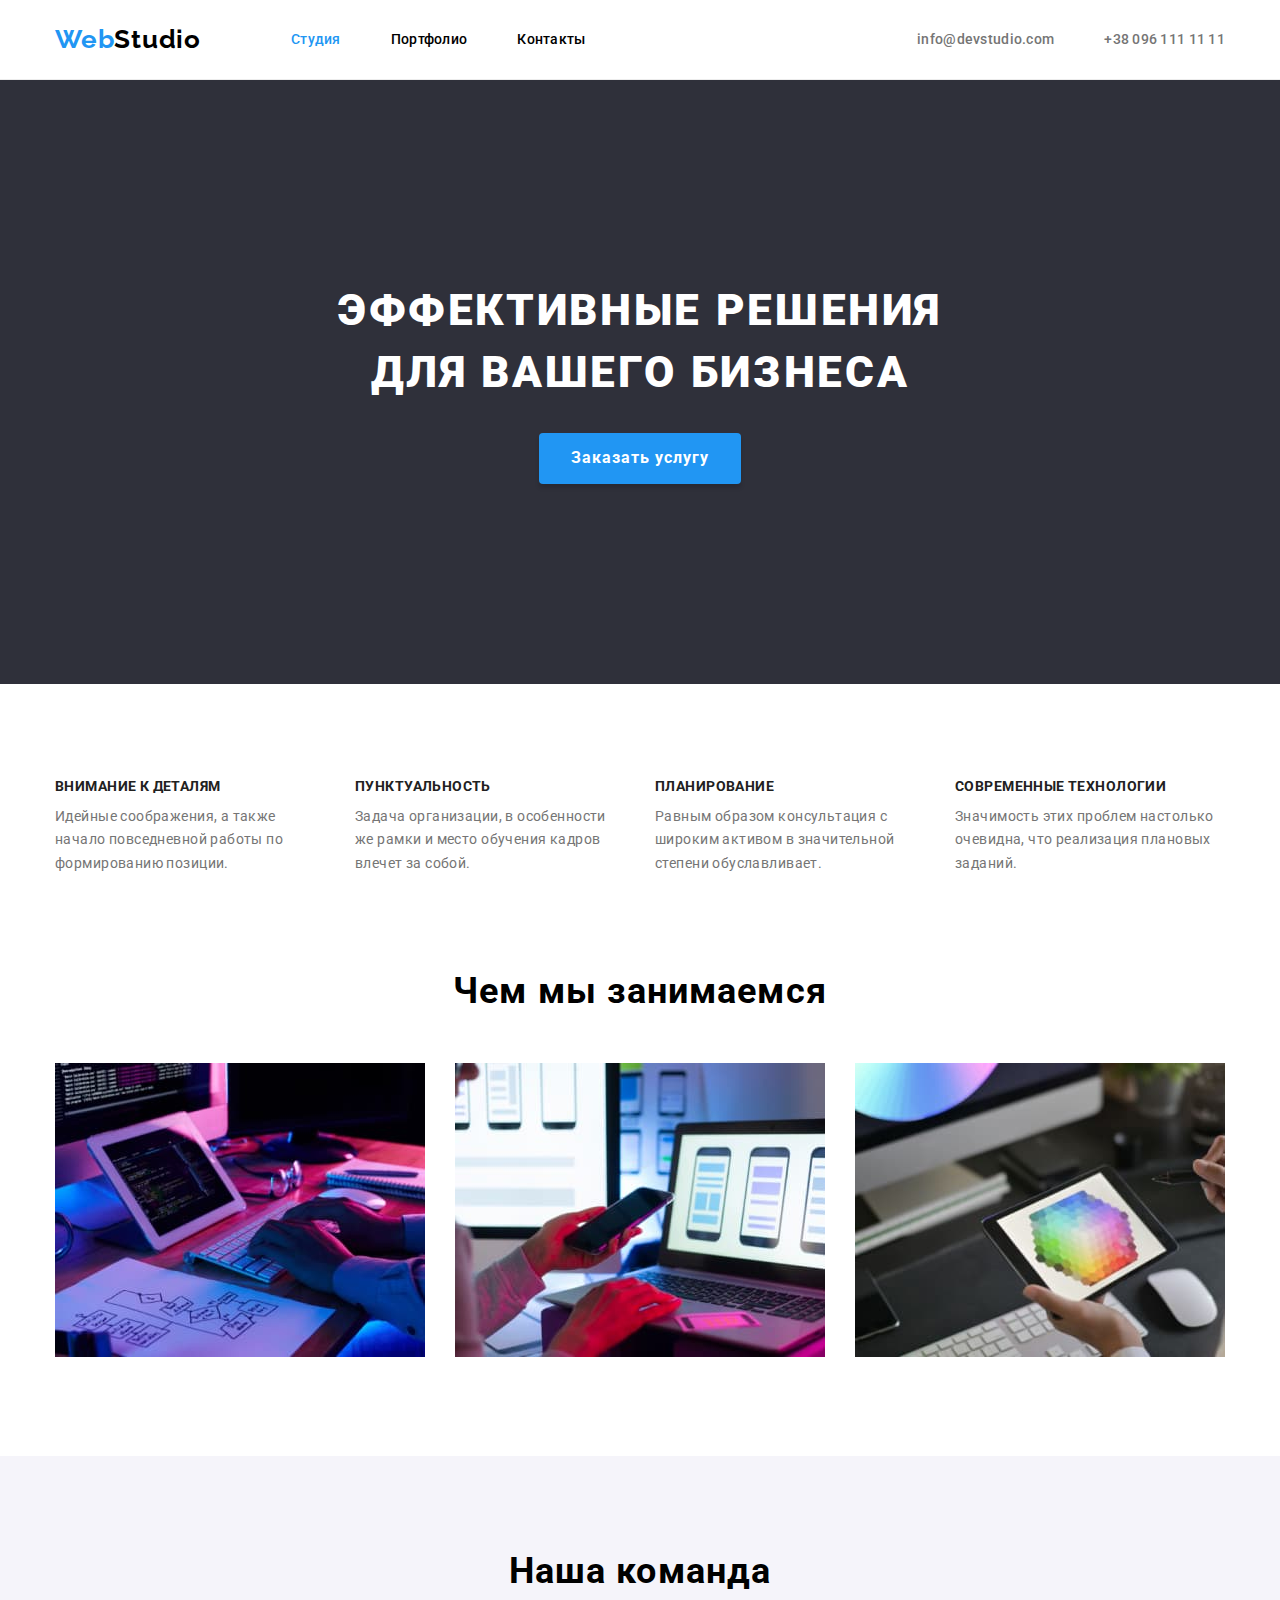
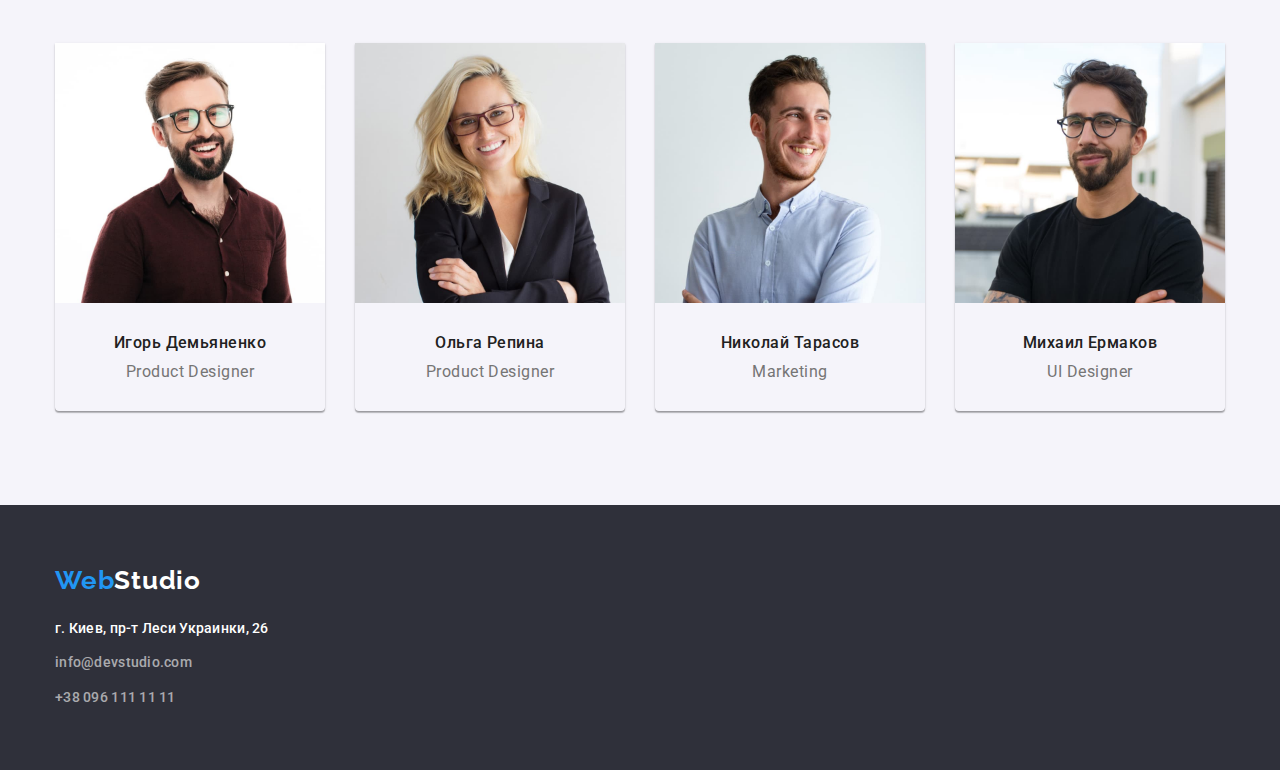
<file: index.html>
<!DOCTYPE html>
<html lang="en">
  <head>
    <meta charset="UTF-8" />
    <meta http-equiv="X-UA-Compatible" content="IE=edge" />
    <meta name="viewport" content="width=device-width, initial-scale=1.0" />
    <title>Work Denis Myrhoiazov</title>
    <link
      href="https://fonts.googleapis.com/css2?family=Raleway:wght@700&family=Roboto:wght@400;500;700;900&display=swap"
      rel="stylesheet"
    />
    <link rel="stylesheet" href="./css/normalize.css" />
    <link rel="stylesheet" href="./css/style.css" />
  </head>
  <body>
    <header class="header">
      <div class="container">
        <div class="nav-wrapper">
          <a class="logo nav-logo" href="index.html"><span>Web</span>Studio</a>
          <nav class="site-nav">
            <ul class="nav-list">
              <li class="item">
                <a class="nav-link studio-active" href="index.html">Студия</a>
              </li>
              <li class="item">
                <a class="nav-link" href="portfolio.html">Портфолио</a>
              </li>
              <li class="item"><a class="nav-link" href="#">Контакты</a></li>
            </ul>
          </nav>
          <div class="header-contact">
            <ul class="contact nav-contact">
              <li class="item">
                <a class="contact-link" href="mailto:info@devstudio.com"
                  >info@devstudio.com</a
                >
              </li>
              <li class="item">
                <a class="contact-link" href="tel:+80961111111"
                  >+38 096 111 11 11</a
                >
              </li>
            </ul>
          </div>
        </div>
      </div>
    </header>
    <main class="main">
      <!-- Hero Section -->
      <section class="main-header">
        <h1 class="main-hero-title">
          Эффективные решения <br />
          для вашего бизнеса
        </h1>
        <button class="main-btn" type="button">Заказать услугу</button>
      </section>
      <!-- Our Work -->
      <section class="our-work">
        <div class="container">
          <!-- Не видимый заголовок -->
          <h2 class="main-text visually-hidden">Примеры услуг работы</h2>
          <!-- Не видимый заголовок -->
          <ul class="our-work-list">
            <li class="our-work-link">
              <h3 class="our-work__title">Внимание к деталям</h3>
              <p class="our-work__subtitle">
                Идейные соображения, а также начало повседневной работы по
                формированию позиции.
              </p>
            </li>

            <li class="our-work-link">
              <h3 class="our-work__title">Пунктуальность</h3>
              <p class="our-work__subtitle">
                Задача организации, в особенности же рамки и место обучения
                кадров влечет за собой.
              </p>
            </li>

            <li class="our-work-link">
              <h3 class="our-work__title">Планирование</h3>
              <p class="our-work__subtitle">
                Равным образом консультация с широким активом в значительной
                степени обуславливает.
              </p>
            </li>

            <li class="our-work-link">
              <h3 class="our-work__title">Современные технологии</h3>
              <p class="our-work__subtitle">
                Значимость этих проблем настолько очевидна, что реализация
                плановых заданий.
              </p>
            </li>
          </ul>
        </div>
      </section>
      <!-- Our Progress -->
      <section class="our-progress">
        <div class="container">
          <h2 class="progress-title title">Чем мы занимаемся</h2>

          <ul class="progress-list">
            <li class="progress-link">
              <img
                src="./images/img1.jpg"
                alt="Картинка компьютера 1"
                width="370"
                height="294"
              />
            </li>
            <li class="progress-link">
              <img
                src="./images/img2.jpg"
                alt="Картинка компьютера 2"
                width="370"
                height="294"
              />
            </li>
            <li class="progress-link">
              <img
                src="./images/img3.jpg"
                alt="Картинка компьютера 3"
                width="370"
                height="294"
              />
            </li>
          </ul>
        </div>
      </section>
      <!-- Our Team -->
      <section class="our-team">
        <div class="container">
          <h2 class="team-title title">Наша команда</h2>
          <ul class="team-list">
            <li class="team-link">
              <img
                src="./images/img-team1.jpg"
                alt="Игорь Демьяненко"
                width="270"
                height="260"
              />
              <h3 class="team-text">Игорь Демьяненко</h3>
              <p class="team-subtext">Product Designer</p>
            </li>
            <li class="team-link">
              <img
                src="./images/img-team2.jpg"
                alt="Ольга Репина"
                width="270"
                height="260"
              />
              <h3 class="team-text">Ольга Репина</h3>
              <p class="team-subtext">Product Designer</p>
            </li>

            <li class="team-link">
              <img
                src="./images/img-team3.jpg"
                alt="Николай Тарасов"
                width="270"
                height="260"
              />
              <h3 class="team-text">Николай Тарасов</h3>
              <p class="team-subtext">Marketing</p>
            </li>

            <li class="team-link">
              <img
                src="./images/img-team4.jpg"
                alt="Михаил Ермаков"
                width="270"
                height="260"
              />
              <h3 class="team-text">Михаил Ермаков</h3>
              <p class="team-subtext">UI Designer</p>
            </li>
          </ul>
        </div>
      </section>
    </main>
    <!-- Footer -->
    <footer class="footer">
      <div class="container">
        <a class="logo footer-logo" href="index.html"><span>Web</span>Studio</a>
        <address>
          <ul class="contact footer-contact">
            <li class="item">
              <a
                class="contact-link footer-map"
                href="https://goo.gl/maps/vvdmtpZNE354Qot68"
                >г. Киев, пр-т Леси Украинки, 26</a
              >
            </li>
            <li class="item">
              <a class="contact-link" href="mailto:info@devstudio.com"
                >info@devstudio.com</a
              >
            </li>
            <li class="item">
              <a class="contact-link" href="tel:+80961111111"
                >+38 096 111 11 11</a
              >
            </li>
          </ul>
        </address>
      </div>
    </footer>
  </body>
</html>
</file>
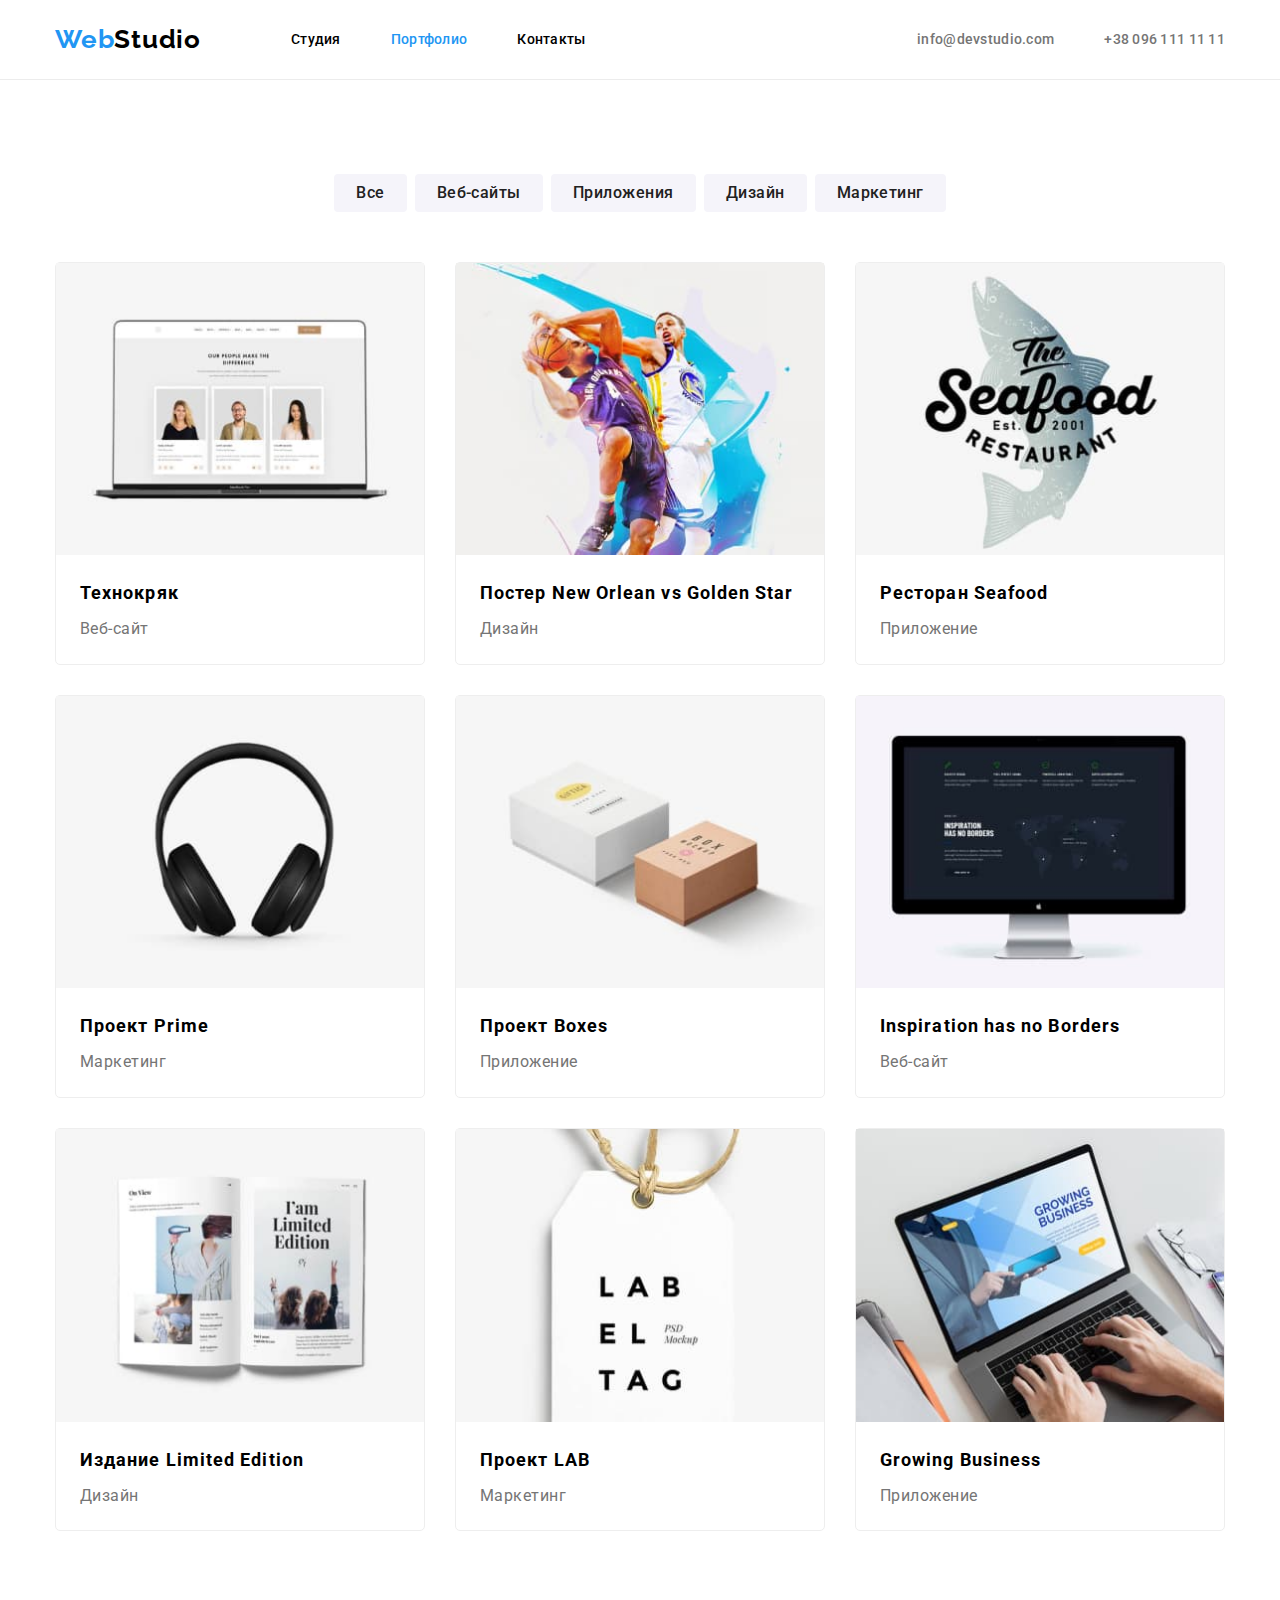
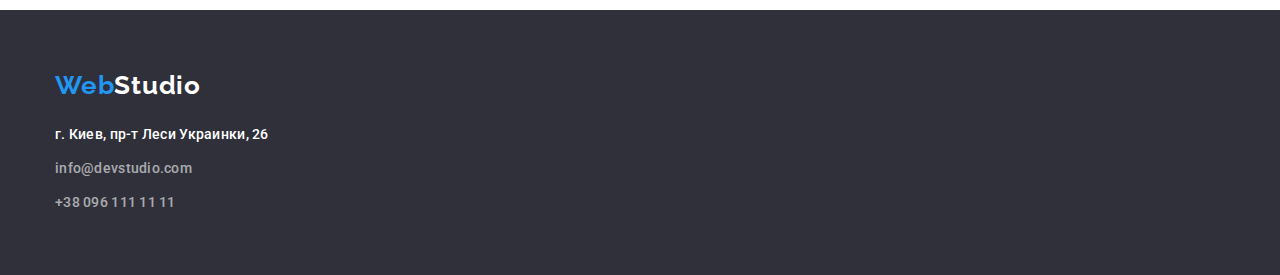
<file: portfolio.html>
<!DOCTYPE html>
<html lang="en">
  <head>
    <meta charset="UTF-8" />
    <meta http-equiv="X-UA-Compatible" content="IE=edge" />
    <meta name="viewport" content="width=device-width, initial-scale=1.0" />
    <title>Work Myrhoiazov 2</title>
    <link
      href="https://fonts.googleapis.com/css2?family=Raleway:wght@700&family=Roboto:wght@400;500;700;900&display=swap"
      rel="stylesheet"
    />

    <link rel="stylesheet" href="./css/normalize.css" />
    <link rel="stylesheet" href="./css/style.css" />
  </head>
  <body>
    <header class="header">
      <div class="container">
        <div class="nav-wrapper">
            <a class="logo nav-logo" href="index.html"
              ><span>Web</span>Studio</a
            >
            <nav class="site-nav"></nav>
            <ul class="nav-list">
              <li class="item">
                <a class="nav-link " href="index.html">Студия</a>
              </li>
              <li class="item">
                <a class="nav-link portfolio-active" href="portfolio.html">Портфолио</a>
              </li>
              <li class="item"><a class="nav-link" href="#">Контакты</a></li>
            </ul>
          </nav>
          <div class="header-contact">
            <ul class="contact nav-contact">
              <li class="item">
                <a class="contact-link" href="mailto:info@devstudio.com"
                  >info@devstudio.com</a
                >
              </li>
              <li class="item">
                <a class="contact-link" href="tel:+80961111111"
                  >+38 096 111 11 11</a
                >
              </li>
            </ul>
          </div>
        </div>
      </div>
    </header>
    <main class="main-portfolio">
        <section class="portfolio-body">
          <div class="container">
          <!-- Не видимый заголовок  ГЕРОй-->
            <h1 class="main-text visually-hidden">Примеры услуг работы</h1>
          <!-- Не видимый заголовок -->
            <ul class="portfolio-link">
            <li class="btn">
              <button type="button">Все</button>
            </li>
            <li class="btn">
              <button type="button">Веб-сайты</button>
            </li>
            <li class="btn">
              <button type="button">Приложения</button>
            </li>
            <li class="btn">
              <button type="button">Дизайн</button>
            </li>
            <li class="btn">
              <button type="button">Маркетинг</button>
            </li>
          </ul>
          <ul class="portfolio-items">
            <li class="item">
              <img
                class="portfolio-img"
                src="./images/Portfolio/img1.jpg"
                alt="Технокряк"
                width="370"
              /> 
              <div class="portfolio-wrapper">
              <h3 class="portfolio-title">Технокряк</h3>
              <p class="portfolio-subtitle">Веб-сайт</p>
            </div>
            </li>
            <li class="item">
              <img
                class="portfolio-img"
                src="./images/Portfolio/img2.jpg"
                alt="Постер New Orlean"
                width="370"
              />
              <div class="portfolio-wrapper">
              <h3 class="portfolio-title">Постер New Orlean vs Golden Star</h3>
              <p class="portfolio-subtitle">Дизайн</p></div>
            </li>
            <li class="item">
              <img
                class="portfolio-img"
                src="./images/Portfolio/img3.jpg"
                alt="Ресторан Seafood"
                width="370"
              />
              <div class="portfolio-wrapper">
              <h3 class="portfolio-title">Ресторан Seafood</h3>
              <p class="portfolio-subtitle">Приложение</p></div>
            </li>

            <li class="item">
              <img
                class="portfolio-img"
                src="./images/Portfolio/img4.jpg"
                alt="Проект Prime"
                width="370"
              />
              <div class="portfolio-wrapper">
              <h3 class="portfolio-title">Проект Prime</h3>
              <p class="portfolio-subtitle">Маркетинг</p></div>
            </li>

            <li class="item">
              <img
                class="portfolio-img"
                src="./images/Portfolio/img5.jpg"
                alt="Проект Boxes"
                width="370"
              />
              <div class="portfolio-wrapper">
              <h3 class="portfolio-title">Проект Boxes</h3>
              <p class="portfolio-subtitle">Приложение</p></div>
            </li>
            <li class="item">
              <img
                class="portfolio-img"
                src="./images/Portfolio/img6.jpg"
                alt="Inspiration has no Borders"
                width="370"
              />
              <div class="portfolio-wrapper">
              <h3 class="portfolio-title">Inspiration has no Borders</h3>
              <p class="portfolio-subtitle">Веб-сайт</p></div>
            </li>
            <li class="item">
              <img
                class="portfolio-img"
                src="./images/Portfolio/img7.jpg"
                alt="Издание Limited Edition"
                width="370"
              />
              <div class="portfolio-wrapper">
              <h3 class="portfolio-title">Издание Limited Edition</h3>
              <p class="portfolio-subtitle">Дизайн</p></div>
            </li>
            <li class="item">
              <img
                class="portfolio-img"
                src="./images/Portfolio/img8.jpg"
                alt="Проект LAB"
                width="370"
              />
              <div class="portfolio-wrapper">
              <h3 class="portfolio-title">Проект LAB</h3>
              <p class="portfolio-subtitle">Маркетинг</p></div>
            </li>
            <li class="item">
              <img
                class="portfolio-img"
                src="./images/Portfolio/img9.jpg"
                alt="ТGrowing Business"
                width="370"
              />
              <div class="portfolio-wrapper">
              <h3 class="portfolio-title">Growing Business</h3>
              <p class="portfolio-subtitle">Приложение</p>
            </div>
            </li>
          </ul>
        </div>
      </section>
      
    </main>

    <footer class="footer">
      <div class="container">
        <a class="logo footer-logo" href="index.html"><span>Web</span>Studio</a>
        <address>
          <ul class="contact footer-contact">
            <li class="item">
              <a
                class="contact-link footer-map"
                href="https://goo.gl/maps/vvdmtpZNE354Qot68"
                >г. Киев, пр-т Леси Украинки, 26</a
              >
            </li>
            <li class="item">
              <a class="contact-link" href="mailto:info@devstudio.com"
                >info@devstudio.com</a
              >
            </li>
            <li class="item">
              <a class="contact-link" href="tel:+80961111111"
                >+38 096 111 11 11</a
              >
            </li>
          </ul>
        </address>
      </div>
    </footer>
  </body>
</html>
</file>
<file: css/style.css>
html {
  box-sizing: border-box;
}

*,
*::before,
*::after {
  box-sizing: inherit;
}

ul,
li {
  padding: 0;
}

/* Общие файлы Css */

/* ---------Брендовые цвета---------- */

:root {
  --blu-brand-color: #2196f3;
  --black-brand-color: rgba(33, 33, 33, 1);
  --grey-brand-color: rgba(117, 117, 117, 1);
  --white-brand-color: #fff;
  --black-logo: #000;
  --brand-color-footer: rgba(47, 48, 58, 1);
}

body {
  font-family: 'Roboto';
  box-sizing: border-box;
  color: #000;
  background-color: var(--white-brand-color);
  margin: 0;
}

.header {
  border-bottom: 1px solid rgba(236, 236, 236, 1);

  padding-top: 24px;
  padding-bottom: 24px;
}

.container {
  max-width: 1200px;
  margin: 0 auto;

  padding-left: 15px;
  padding-right: 15px;
}

/* -------Стилизация Навигации------- */

.nav-wrapper {
  display: flex;
  align-items: center;
  flex-wrap: wrap;
}

.site-nav {
  display: flex;
  align-items: center;
  flex-wrap: wrap;
}

/* Logo */

.logo {
  display: inline-block;
  font-family: 'Raleway';

  font-size: 26px;
  text-decoration: none;
  font-weight: 700;
  line-height: 1.2;
  letter-spacing: 0.03em;

  color: var(----black-brand-color);
}

.nav-logo {
  margin-right: 90px;
}

.logo span {
  color: var(--blu-brand-color);
}

.nav-list,
.nav-contact {
  list-style: none;
  display: flex;
}

.nav-list .nav-link {
  color: var(----black-brand-color);
  font-size: 14px;
  line-height: 1.1;
  letter-spacing: 0.02em;
  font-weight: 500;
  text-decoration: none;
}

.nav-list .nav-link:hover,
.nav-list .nav-link:focus {
  color: var(--blu-brand-color);
}

.nav-list .portfolio-active,
.nav-list .studio-active {
  color: var(--blu-brand-color);
}

/* стилизация нав контактов */

.nav-list .item + .item {
  margin-left: 50px;
}
.nav-contact .item + .item {
  margin-left: 50px;
}

.header-contact {
  margin-left: auto;
}

.contact .contact-link {
  color: var(--grey-brand-color);
  font-weight: 500;
  font-size: 14px;
  line-height: 1.1;
  letter-spacing: 0.02em;
  font-style: normal;
  text-decoration: none;
}

.contact .contact-link:hover,
.contact .contact-link:focus {
  color: var(--blu-brand-color);
}

/* Footer style */

.footer {
  background: var(--brand-color-footer);
  padding: 60px 0;
}

.footer-logo {
  color: var(--white-brand-color);
  margin: 0;
  margin-bottom: 20px;
}

.footer-contact .item {
  margin-bottom: 9px;
  list-style: none;
  line-height: 1.8;
  font-size: 14px;
}

.footer-contact .item:last-child {
  margin-bottom: 0;
}

.footer-contact .contact-link {
  color: rgba(255, 255, 255, 0.6);
}

.footer-contact .footer-map {
  color: var(--white-brand-color);
}

/* ---------Стилизация Portfolio-------- */

/* Стилизация Portfolio Body */

/* Скрытй текст в портфолио */
.visually-hidden {
  position: absolute;
  width: 1px;
  height: 1px;
  margin: -1px;
  border: 0;
  padding: 0;

  white-space: nowrap;
  clip-path: inset(100%);
  clip: rect(0 0 0 0);
  overflow: hidden;
}
/* Скрытй текст в портфолио */

.main-portfolio {
  padding-bottom: 94px;
  padding-top: 94px;
}

.portfolio-link {
  display: flex;
  justify-content: center;
  flex-wrap: wrap;

  margin-bottom: 50px;
  margin-top: 0;
}

.portfolio-link button {
  font-weight: 500;
  color: var(--black-brand-color);
  font-size: 16px;
  line-height: 1.6;
  letter-spacing: 0.03em;

  background: rgba(245, 244, 250, 1);
  padding: 6px 22px;
  border-radius: 4px;
  border: 0;

  margin: 0 4px;
}
.portfolio-link button:hover,
.portfolio-link button:focus {
  color: var(--white-brand-color);
  background-color: var(--blu-brand-color);
  cursor: pointer;
  box-shadow: 0 5px 15px rgba(117, 117, 117, 0.2);
}

.portfolio-items {
  display: flex;
  flex-wrap: wrap;

  margin: -15px;
}

.portfolio-items .item {
  margin: 15px;

  /* width: 370px; */

  width: calc((100% - 3 * 30px) / 3);

  border-radius: 5px;
  transform: scale(1);
  transition: transform 1s ease;

  border: 1px solid rgba(238, 238, 238, 1);
}

.portfolio-items .item:nth-child(3n) {
  margin-right: 0;
}

.portfolio-items .item:nth-last-child(-n + 3) {
  margin-bottom: 0;
}

.portfolio-items .item:hover {
  box-shadow: 0 5px 15px rgba(117, 117, 117, 0.2);
  transform: scale(1.01);
}

.portfolio-img {
  width: 100%;
  display: block;
}

.portfolio-wrapper {
  padding: 20px 24px;
}

.portfolio-title {
  font-weight: 700;
  line-height: 2;
  letter-spacing: 0.06em;
  font-size: 18px;

  color: var(----black-brand-color);
  margin-bottom: 4px;
}
.portfolio-subtitle {
  font-weight: 400;
  color: var(--grey-brand-color);
  line-height: 1.8;
  letter-spacing: 0.03em;
  font-size: 16px;
}

/* ------------------Главная страница сайта-------------------- */

.main-header {
  background-color: var(--brand-color-footer);
  padding: 200px 0;
  text-align: center;
}
.main-hero-title {
  font-weight: 900;
  font-size: 44px;
  line-height: 1.4;
  letter-spacing: 0.06em;
  color: var(--white-brand-color);

  text-transform: uppercase;

  margin-bottom: 30px;
}

.main-btn {
  letter-spacing: 0.06em;
  font-weight: 700;
  font-size: 16px;
  font-family: inherit;
  line-height: 1.9;

  background-color: var(--blu-brand-color);
  color: var(--white-brand-color);

  padding: 10px 32px;
  border: none;
  border-radius: 4px;
  box-shadow: 0px 4px 4px 0px rgba(0, 0, 0, 0.15);
  cursor: pointer;
}

/* Our Work */

.our-work {
  padding-top: 94px;
  padding-bottom: 94px;
}

.our-work-list,
.progress-list,
.team-list {
  display: flex;
  justify-content: space-between;
}

.our-work-link {
  width: 270px;
}

.our-work-link,
.progress-link {
  list-style: none;
  margin-right: 30px;
}

.our-work-link:nth-child(4) {
  margin: 0;
}

.our-work__title {
  text-transform: uppercase;
  font-weight: 700;
  font-size: 14px;
  line-height: 1.2;
  letter-spacing: 0.03em;
  color: var(--black-brand-color);

  margin-bottom: 10px;
}
.our-work__subtitle {
  font-weight: 400;
  font-size: 14px;
  line-height: 1.7;
  letter-spacing: 0.03em;
  color: var(--grey-brand-color);
}

/* Our progress */

.our-progress {
  padding-bottom: 94px;
}

.progress-link {
  list-style: none;
  margin-right: 30px;
}

.progress-link:nth-child(3) {
  margin: 0;
}

/* Общий Title */
.title {
  text-align: center;
  font-weight: 700;
  font-size: 36px;
  line-height: 1.2;
  letter-spacing: 0.03em;

  margin-bottom: 50px;
}

/* Our Team */

.our-team {
  background: rgba(245, 244, 250, 1);
  padding: 94px 0;
}
.team-list {
  display: flex;
  justify-content: space-between;
  flex-wrap: wrap;
}

.team-link {
  list-style: none;
  box-shadow: 0px 1px 3px rgba(0, 0, 0, 0.12), 0px 1px 1px rgba(0, 0, 0, 0.14),
    0px 2px 1px rgba(0, 0, 0, 0.2);
  border-radius: 0px 0px 4px 4px;
  /* margin-right: 30px; */
}

.team-link img {
  display: block;

  margin-bottom: 30px;
}

.team-text {
  text-align: center;

  font-weight: 500;
  font-size: 16px;
  line-height: 1.2;
  letter-spacing: 0.03em;
  color: var(--black-brand-color);

  margin-bottom: 10px;
}
.team-subtext {
  text-align: center;

  color: var(--grey-brand-color);
  font-weight: 400;
  font-size: 16px;
  line-height: 1.2;
  letter-spacing: 0.03em;

  margin-bottom: 30px;
}
</file>
